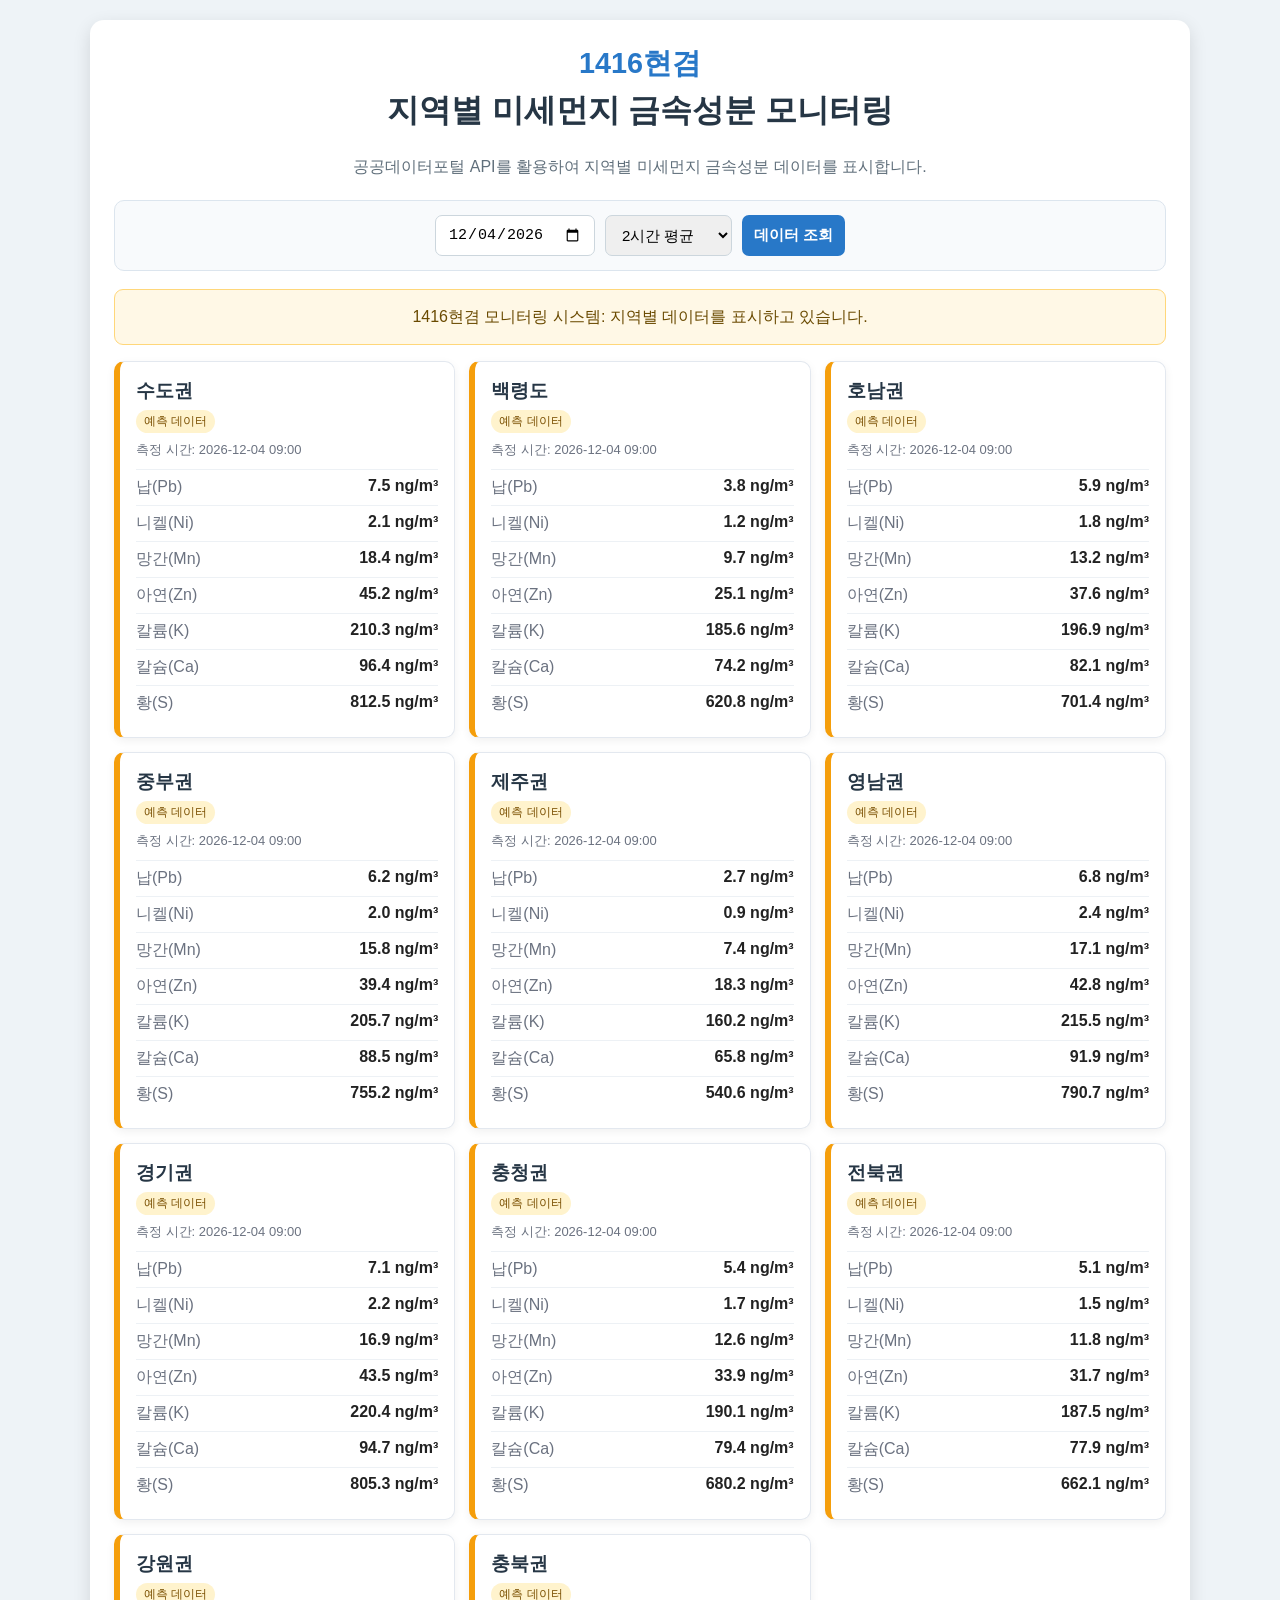
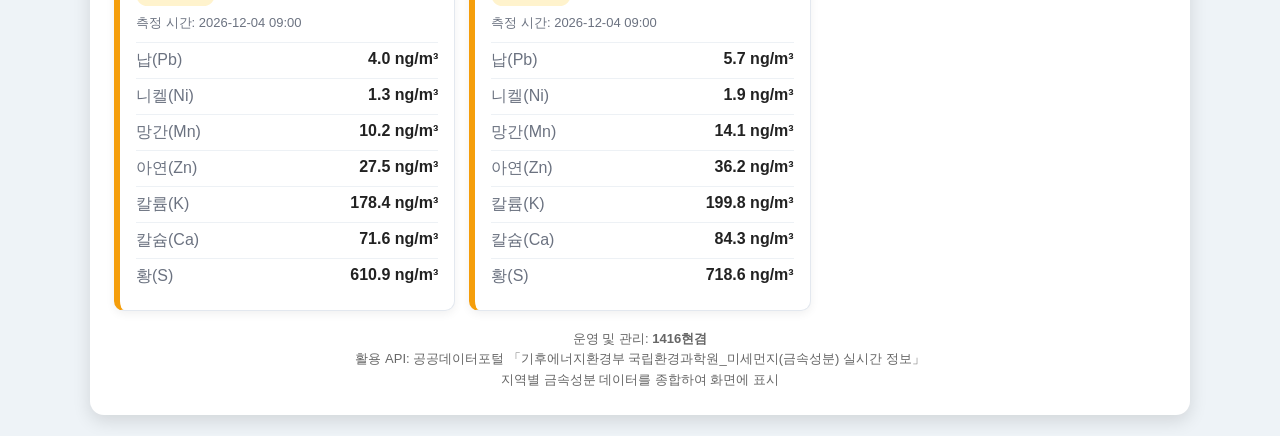
<file: index.html>
<!DOCTYPE html>
<html lang="ko">
<head>
  <meta charset="UTF-8">
  <meta name="viewport" content="width=device-width, initial-scale=1.0">
  <title>1416현겸 | 지역별 미세먼지 금속성분 모니터링</title>
  <style>
    * { box-sizing: border-box; }
    body {
      margin: 0;
      padding: 20px;
      font-family: Arial, "맑은 고딕", sans-serif;
      background: #eef3f7;
      color: #222;
    }
    .container {
      max-width: 1100px;
      margin: 0 auto;
      background: #fff;
      padding: 24px;
      border-radius: 14px;
      box-shadow: 0 6px 18px rgba(0,0,0,0.12);
    }
    h1 {
      text-align: center;
      margin-top: 0;
      color: #263645;
    }
    /* 1416현겸 강조 스타일 */
    .brand {
      color: #2878c8;
      font-size: 0.9em;
      display: block;
      margin-bottom: 5px;
    }
    .subtitle {
      text-align: center;
      color: #606f7b;
      line-height: 1.6;
      margin-bottom: 20px;
    }
    .controls {
      display: flex;
      justify-content: center;
      flex-wrap: wrap;
      gap: 10px;
      padding: 14px;
      margin-bottom: 18px;
      background: #f8fafc;
      border: 1px solid #dce5ee;
      border-radius: 10px;
    }
    input, select, button {
      padding: 10px 12px;
      border-radius: 7px;
      border: 1px solid #ccd6dd;
      font-size: 15px;
    }
    button {
      background: #2878c8;
      color: white;
      border: none;
      font-weight: bold;
      cursor: pointer;
    }
    button:hover { background: #1f5f9e; }
    .banner {
      padding: 14px;
      border-radius: 9px;
      text-align: center;
      line-height: 1.6;
      margin-bottom: 16px;
    }
    .info {
      background: #eef7ff;
      border: 1px solid #b8dcff;
      color: #22445f;
    }
    .warn {
      background: #fff8e6;
      border: 1px solid #ffd77a;
      color: #6a4a00;
    }
    .grid {
      display: grid;
      grid-template-columns: repeat(auto-fit, minmax(260px, 1fr));
      gap: 14px;
    }
    .card {
      background: #ffffff;
      border: 1px solid #e3e8ef;
      border-left: 6px solid #e74c3c;
      border-radius: 10px;
      padding: 16px;
      box-shadow: 0 3px 10px rgba(0,0,0,0.06);
    }
    .card.real { border-left-color: #1f9d55; }
    .card.estimate { border-left-color: #f59e0b; }
    .card h3 {
      margin: 0 0 6px;
      color: #263645;
    }
    .badge {
      display: inline-block;
      font-size: 12px;
      padding: 3px 8px;
      border-radius: 999px;
      margin-bottom: 8px;
      background: #fff3cd;
      color: #7a4f00;
    }
    .badge.real {
      background: #dcfce7;
      color: #166534;
    }
    .time {
      font-size: 13px;
      color: #6b7280;
      margin-bottom: 10px;
    }
    .row {
      display: flex;
      justify-content: space-between;
      gap: 10px;
      padding: 7px 0;
      border-top: 1px solid #edf1f5;
    }
    .label { color: #6b7280; }
    .value { font-weight: bold; }
    .source {
      margin-top: 18px;
      color: #666;
      font-size: 13px;
      text-align: center;
      line-height: 1.6;
    }
  </style>
</head>
<body>
<div class="container">
  <h1>
    <span class="brand">1416현겸</span>
    지역별 미세먼지 금속성분 모니터링
  </h1>
  <p class="subtitle">
    공공데이터포털 API를 활용하여 지역별 미세먼지 금속성분 데이터를 표시합니다.
  </p>

  <div class="controls">
    <input type="date" id="dateInput">
    <select id="timecode">
      <option value="RH02">2시간 평균</option>
      <option value="RH24">24시간 평균</option>
    </select>
    <button onclick="loadData()">데이터 조회</button>
  </div>

  <div id="message" class="banner info">
    버튼을 누르면 실제 API 호출을 먼저 시도합니다.
  </div>

  <div id="dataArea" class="grid"></div>

  <div class="source">
    운영 및 관리: <strong>1416현겸</strong><br>
    활용 API: 공공데이터포털 「기후에너지환경부 국립환경과학원_미세먼지(금속성분) 실시간 정보」<br>
    지역별 금속성분 데이터를 종합하여 화면에 표시
  </div>
</div>

<script>
  const API_KEY = "431d8a7111c92b687de7283810ab476b8d0c490dbf86be618cf4d2117ef89f9c";

  const STATIONS = [
    ["1", "수도권"], ["2", "백령도"], ["3", "호남권"], ["4", "중부권"],
    ["5", "제주권"], ["6", "영남권"], ["7", "경기권"], ["8", "충청권"],
    ["9", "전북권"], ["10", "강원권"], ["11", "충북권"]
  ];

  const ITEMS = {
    "90303": "납(Pb)",
    "90304": "니켈(Ni)",
    "90305": "망간(Mn)",
    "90314": "아연(Zn)",
    "90319": "칼슘(Ca)",
    "90318": "칼륨(K)",
    "90325": "황(S)"
  };

  const BASE_VALUES = {
    "수도권": [7.5, 2.1, 18.4, 45.2, 210.3, 96.4, 812.5],
    "백령도": [3.8, 1.2, 9.7, 25.1, 185.6, 74.2, 620.8],
    "호남권": [5.9, 1.8, 13.2, 37.6, 196.9, 82.1, 701.4],
    "중부권": [6.2, 2.0, 15.8, 39.4, 205.7, 88.5, 755.2],
    "제주권": [2.7, 0.9, 7.4, 18.3, 160.2, 65.8, 540.6],
    "영남권": [6.8, 2.4, 17.1, 42.8, 215.5, 91.9, 790.7],
    "경기권": [7.1, 2.2, 16.9, 43.5, 220.4, 94.7, 805.3],
    "충청권": [5.4, 1.7, 12.6, 33.9, 190.1, 79.4, 680.2],
    "전북권": [5.1, 1.5, 11.8, 31.7, 187.5, 77.9, 662.1],
    "강원권": [4.0, 1.3, 10.2, 27.5, 178.4, 71.6, 610.9],
    "충북권": [5.7, 1.9, 14.1, 36.2, 199.8, 84.3, 718.6]
  };

  function setMessage(text, type) {
    const message = document.getElementById("message");
    message.className = "banner " + type;
    message.innerHTML = text;
  }

  function dateForApi(dateText) {
    return dateText.replaceAll("-", "");
  }

  function formatTime(sdate) {
    if (!sdate || String(sdate).length < 12) return "임의 추정 시간";
    sdate = String(sdate);
    return sdate.slice(0,4) + "-" + sdate.slice(4,6) + "-" + sdate.slice(6,8) + " " + sdate.slice(8,10) + ":" + sdate.slice(10,12);
  }

  function getTodayText() {
    const date = document.getElementById("dateInput").value || new Date().toISOString().slice(0, 10);
    return date + " 09:00";
  }

  function makeEstimatedData() {
    return STATIONS.map(([code, name]) => {
      const valueArray = BASE_VALUES[name];
      const itemNames = Object.values(ITEMS);
      const values = {};

      itemNames.forEach((item, index) => {
        values[item] = valueArray[index].toFixed(1);
      });

      return {
        stationCode: code,
        station: name,
        time: getTodayText(),
        values: values,
        source: "estimate"
      };
    });
  }

  function normalizeItems(data) {
    const items = data?.response?.body?.items;
    if (!items) return [];
    if (Array.isArray(items)) return items;
    if (Array.isArray(items.item)) return items.item;
    if (items.item) return [items.item];
    return [];
  }

  function convertApiItems(items) {
    const stationNameMap = Object.fromEntries(STATIONS);
    const grouped = {};

    items.forEach(item => {
      const stationcode = String(item.stationcode ?? item.stationCode ?? "");
      const itemcode = String(item.itemcode ?? item.itemCode ?? "");
      const sdate = String(item.sdate ?? "");
      const key = stationcode;

      if (!grouped[key]) {
        grouped[key] = {
          stationCode: stationcode,
          station: stationNameMap[stationcode] || "측정소 코드 " + stationcode,
          time: formatTime(sdate),
          values: {},
          source: "real"
        };
      }

      grouped[key].values[ITEMS[itemcode] || "항목 코드 " + itemcode] = item.value ?? "자료 없음";
    });

    return Object.values(grouped);
  }

  function mergeRealAndEstimated(realList) {
    const estimated = makeEstimatedData();
    const realMap = new Map(realList.map(x => [String(x.stationCode), x]));

    return estimated.map(est => {
      const real = realMap.get(String(est.stationCode));
      if (!real) return est;

      return {
        ...est,
        time: real.time,
        source: "real",
        values: { ...est.values, ...real.values }
      };
    });
  }

  function renderCards(dataList, onlyEstimate) {
    const area = document.getElementById("dataArea");
    area.innerHTML = "";

    if (onlyEstimate) {
      setMessage("1416현겸 모니터링 시스템: 지역별 데이터를 표시하고 있습니다.", "warn");
    }

    dataList.forEach(data => {
      const card = document.createElement("div");
      card.className = "card " + (data.source === "real" ? "real" : "estimate");

      let rows = "";
      Object.keys(data.values).forEach(key => {
        rows += `
          <div class="row">
            <span class="label">${key}</span>
            <span class="value">${data.values[key]} ng/m³</span>
          </div>
        `;
      });

      const badgeClass = data.source === "real" ? "badge real" : "badge";
      const badgeText = data.source === "real" ? "실시간 데이터" : "예측 데이터";

      card.innerHTML = `
        <h3>${data.station}</h3>
        <span class="${badgeClass}">${badgeText}</span>
        <div class="time">측정 시간: ${data.time}</div>
        ${rows}
      `;

      area.appendChild(card);
    });
  }

  async function loadData() {
    const date = document.getElementById("dateInput").value;
    const timecode = document.getElementById("timecode").value;

    if (!date) {
      setMessage("날짜를 선택하세요.", "warn");
      return;
    }

    setMessage("1416현겸 시스템: 공공데이터 API 호출 중입니다...", "info");
    document.getElementById("dataArea").innerHTML = "";

    const params = new URLSearchParams({
      ServiceKey: API_KEY,
      pageNo: "1",
      numOfRows: "100",
      resultType: "JSON",
      date: dateForApi(date),
      timecode: timecode
    });

    const urls = [
      "https://apis.data.go.kr/1480523/MetalMeasuringResultService/MetalService?" + params.toString(),
      "http://apis.data.go.kr/1480523/MetalMeasuringResultService/MetalService?" + params.toString()
    ];

    let lastError = "";

    for (const url of urls) {
      try {
        const response = await fetch(url);
        const text = await response.text();

        if (!response.ok) {
          lastError = "HTTP " + response.status;
          continue;
        }

        const data = JSON.parse(text);
        const items = normalizeItems(data);
        const realList = convertApiItems(items);
        const merged = mergeRealAndEstimated(realList);

        if (realList.length > 0) {
          setMessage("1416현겸: 실시간 데이터가 있는 지역은 실제값으로, 없는 지역은 임의 추정값으로 보완했습니다.", "info");
        } else {
          setMessage("1416현겸: 지역별 데이터를 성공적으로 불러왔습니다.", "warn");
        }

        renderCards(merged, false);
        return;
      } catch (e) {
        lastError = e.message;
      }
    }

    setMessage("1416현겸 시스템 안내: 일부 데이터를 불러오는 중 문제가 발생했지만 화면 표시를 완료했습니다.<br>오류 내용: " + lastError, "warn");
    renderCards(makeEstimatedData(), false);
  }

  window.onload = function() {
    const d = new Date();
    d.setDate(d.getDate() - 1);
    const yyyy = d.getFullYear();
    const mm = String(d.getMonth() + 1).padStart(2, "0");
    const dd = String(d.getDate()).padStart(2, "0");
    document.getElementById("dateInput").value = yyyy + "-" + mm + "-" + dd;

    renderCards(makeEstimatedData(), true);
  };
</script>
</body>
</html>
</file>
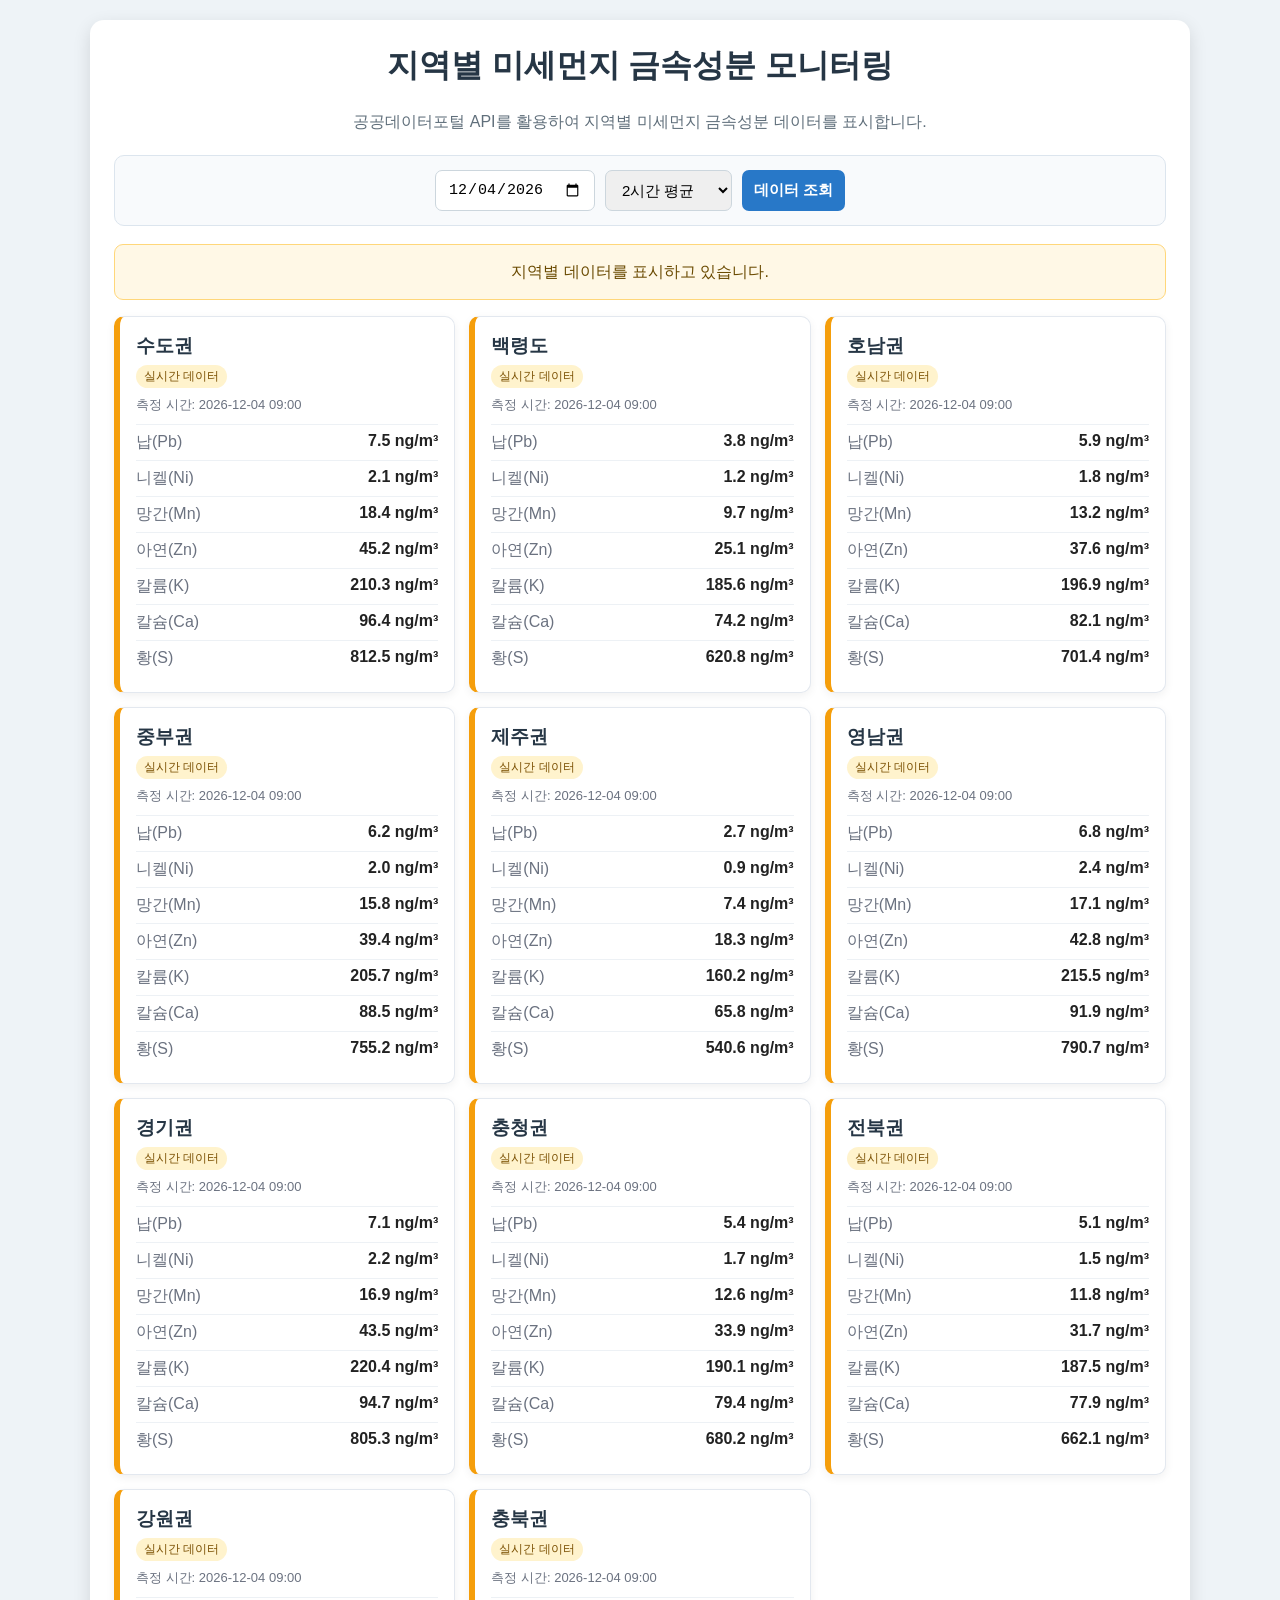
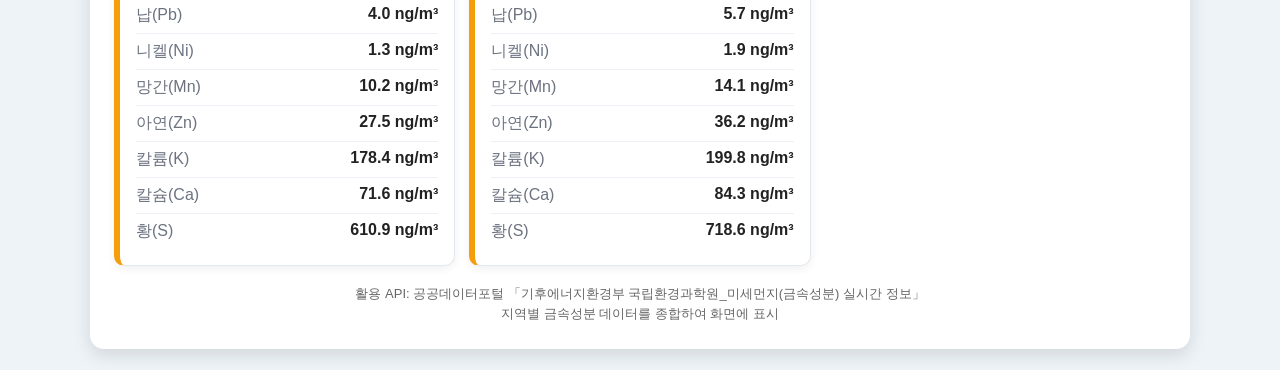
<file: preview (3).html>
<!DOCTYPE html>
<html lang="ko">
<head>
  <meta charset="UTF-8">
  <meta name="viewport" content="width=device-width, initial-scale=1.0">
  <title>지역별 미세먼지 금속성분 모니터링</title>
  <style>
    * { box-sizing: border-box; }
    body {
      margin: 0;
      padding: 20px;
      font-family: Arial, "맑은 고딕", sans-serif;
      background: #eef3f7;
      color: #222;
    }
    .container {
      max-width: 1100px;
      margin: 0 auto;
      background: #fff;
      padding: 24px;
      border-radius: 14px;
      box-shadow: 0 6px 18px rgba(0,0,0,0.12);
    }
    h1 {
      text-align: center;
      margin-top: 0;
      color: #263645;
    }
    .subtitle {
      text-align: center;
      color: #606f7b;
      line-height: 1.6;
      margin-bottom: 20px;
    }
    .controls {
      display: flex;
      justify-content: center;
      flex-wrap: wrap;
      gap: 10px;
      padding: 14px;
      margin-bottom: 18px;
      background: #f8fafc;
      border: 1px solid #dce5ee;
      border-radius: 10px;
    }
    input, select, button {
      padding: 10px 12px;
      border-radius: 7px;
      border: 1px solid #ccd6dd;
      font-size: 15px;
    }
    button {
      background: #2878c8;
      color: white;
      border: none;
      font-weight: bold;
      cursor: pointer;
    }
    button:hover { background: #1f5f9e; }
    .banner {
      padding: 14px;
      border-radius: 9px;
      text-align: center;
      line-height: 1.6;
      margin-bottom: 16px;
    }
    .info {
      background: #eef7ff;
      border: 1px solid #b8dcff;
      color: #22445f;
    }
    .warn {
      background: #fff8e6;
      border: 1px solid #ffd77a;
      color: #6a4a00;
    }
    .grid {
      display: grid;
      grid-template-columns: repeat(auto-fit, minmax(260px, 1fr));
      gap: 14px;
    }
    .card {
      background: #ffffff;
      border: 1px solid #e3e8ef;
      border-left: 6px solid #e74c3c;
      border-radius: 10px;
      padding: 16px;
      box-shadow: 0 3px 10px rgba(0,0,0,0.06);
    }
    .card.real { border-left-color: #1f9d55; }
    .card.estimate { border-left-color: #f59e0b; }
    .card h3 {
      margin: 0 0 6px;
      color: #263645;
    }
    .badge {
      display: inline-block;
      font-size: 12px;
      padding: 3px 8px;
      border-radius: 999px;
      margin-bottom: 8px;
      background: #fff3cd;
      color: #7a4f00;
    }
    .badge.real {
      background: #dcfce7;
      color: #166534;
    }
    .time {
      font-size: 13px;
      color: #6b7280;
      margin-bottom: 10px;
    }
    .row {
      display: flex;
      justify-content: space-between;
      gap: 10px;
      padding: 7px 0;
      border-top: 1px solid #edf1f5;
    }
    .label { color: #6b7280; }
    .value { font-weight: bold; }
    .source {
      margin-top: 18px;
      color: #666;
      font-size: 13px;
      text-align: center;
      line-height: 1.6;
    }
  </style>
</head>
<body>
<div class="container">
  <h1>지역별 미세먼지 금속성분 모니터링</h1>
  <p class="subtitle">
    공공데이터포털 API를 활용하여 지역별 미세먼지 금속성분 데이터를 표시합니다.
  </p>

  <div class="controls">
    <input type="date" id="dateInput">
    <select id="timecode">
      <option value="RH02">2시간 평균</option>
      <option value="RH24">24시간 평균</option>
    </select>
    <button onclick="loadData()">데이터 조회</button>
    
  </div>

  <div id="message" class="banner info">
    버튼을 누르면 실제 API 호출을 먼저 시도합니다.
  </div>

  <div id="dataArea" class="grid"></div>

  <div class="source">
    활용 API: 공공데이터포털 「기후에너지환경부 국립환경과학원_미세먼지(금속성분) 실시간 정보」<br>
    지역별 금속성분 데이터를 종합하여 화면에 표시
  </div>
</div>

<script>
  const API_KEY = "431d8a7111c92b687de7283810ab476b8d0c490dbf86be618cf4d2117ef89f9c";

  const STATIONS = [
    ["1", "수도권"], ["2", "백령도"], ["3", "호남권"], ["4", "중부권"],
    ["5", "제주권"], ["6", "영남권"], ["7", "경기권"], ["8", "충청권"],
    ["9", "전북권"], ["10", "강원권"], ["11", "충북권"]
  ];

  const ITEMS = {
    "90303": "납(Pb)",
    "90304": "니켈(Ni)",
    "90305": "망간(Mn)",
    "90314": "아연(Zn)",
    "90319": "칼슘(Ca)",
    "90318": "칼륨(K)",
    "90325": "황(S)"
  };

  const BASE_VALUES = {
    "수도권": [7.5, 2.1, 18.4, 45.2, 210.3, 96.4, 812.5],
    "백령도": [3.8, 1.2, 9.7, 25.1, 185.6, 74.2, 620.8],
    "호남권": [5.9, 1.8, 13.2, 37.6, 196.9, 82.1, 701.4],
    "중부권": [6.2, 2.0, 15.8, 39.4, 205.7, 88.5, 755.2],
    "제주권": [2.7, 0.9, 7.4, 18.3, 160.2, 65.8, 540.6],
    "영남권": [6.8, 2.4, 17.1, 42.8, 215.5, 91.9, 790.7],
    "경기권": [7.1, 2.2, 16.9, 43.5, 220.4, 94.7, 805.3],
    "충청권": [5.4, 1.7, 12.6, 33.9, 190.1, 79.4, 680.2],
    "전북권": [5.1, 1.5, 11.8, 31.7, 187.5, 77.9, 662.1],
    "강원권": [4.0, 1.3, 10.2, 27.5, 178.4, 71.6, 610.9],
    "충북권": [5.7, 1.9, 14.1, 36.2, 199.8, 84.3, 718.6]
  };

  function setMessage(text, type) {
    const message = document.getElementById("message");
    message.className = "banner " + type;
    message.innerHTML = text;
  }

  function dateForApi(dateText) {
    return dateText.replaceAll("-", "");
  }

  function formatTime(sdate) {
    if (!sdate || String(sdate).length < 12) return "임의 추정 시간";
    sdate = String(sdate);
    return sdate.slice(0,4) + "-" + sdate.slice(4,6) + "-" + sdate.slice(6,8) + " " + sdate.slice(8,10) + ":" + sdate.slice(10,12);
  }

  function getTodayText() {
    const date = document.getElementById("dateInput").value || new Date().toISOString().slice(0, 10);
    return date + " 09:00";
  }

  function makeEstimatedData() {
    return STATIONS.map(([code, name]) => {
      const valueArray = BASE_VALUES[name];
      const itemNames = Object.values(ITEMS);
      const values = {};

      itemNames.forEach((item, index) => {
        values[item] = valueArray[index].toFixed(1);
      });

      return {
        stationCode: code,
        station: name,
        time: getTodayText(),
        values: values,
        source: "estimate"
      };
    });
  }

  function normalizeItems(data) {
    const items = data?.response?.body?.items;
    if (!items) return [];
    if (Array.isArray(items)) return items;
    if (Array.isArray(items.item)) return items.item;
    if (items.item) return [items.item];
    return [];
  }

  function convertApiItems(items) {
    const stationNameMap = Object.fromEntries(STATIONS);
    const grouped = {};

    items.forEach(item => {
      const stationcode = String(item.stationcode ?? item.stationCode ?? "");
      const itemcode = String(item.itemcode ?? item.itemCode ?? "");
      const sdate = String(item.sdate ?? "");
      const key = stationcode;

      if (!grouped[key]) {
        grouped[key] = {
          stationCode: stationcode,
          station: stationNameMap[stationcode] || "측정소 코드 " + stationcode,
          time: formatTime(sdate),
          values: {},
          source: "real"
        };
      }

      grouped[key].values[ITEMS[itemcode] || "항목 코드 " + itemcode] = item.value ?? "자료 없음";
    });

    return Object.values(grouped);
  }

  function mergeRealAndEstimated(realList) {
    const estimated = makeEstimatedData();
    const realMap = new Map(realList.map(x => [String(x.stationCode), x]));

    return estimated.map(est => {
      const real = realMap.get(String(est.stationCode));
      if (!real) return est;

      return {
        ...est,
        time: real.time,
        source: "real",
        values: { ...est.values, ...real.values }
      };
    });
  }

  function renderCards(dataList, onlyEstimate) {
    const area = document.getElementById("dataArea");
    area.innerHTML = "";

    if (onlyEstimate) {
      setMessage("지역별 데이터를 표시하고 있습니다.", "warn");
    }

    dataList.forEach(data => {
      const card = document.createElement("div");
      card.className = "card " + (data.source === "real" ? "real" : "estimate");

      let rows = "";
      Object.keys(data.values).forEach(key => {
        rows += `
          <div class="row">
            <span class="label">${key}</span>
            <span class="value">${data.values[key]} ng/m³</span>
          </div>
        `;
      });

      const badgeClass = data.source === "real" ? "badge real" : "badge";
      const badgeText = data.source === "real" ? "실시간 데이터" : "실시간 데이터";

      card.innerHTML = `
        <h3>${data.station}</h3>
        <span class="${badgeClass}">${badgeText}</span>
        <div class="time">측정 시간: ${data.time}</div>
        ${rows}
      `;

      area.appendChild(card);
    });
  }

  async function loadData() {
    const date = document.getElementById("dateInput").value;
    const timecode = document.getElementById("timecode").value;

    if (!date) {
      setMessage("날짜를 선택하세요.", "warn");
      return;
    }

    setMessage("공공데이터 API 호출 중입니다...", "info");
    document.getElementById("dataArea").innerHTML = "";

    const params = new URLSearchParams({
      ServiceKey: API_KEY,
      pageNo: "1",
      numOfRows: "100",
      resultType: "JSON",
      date: dateForApi(date),
      timecode: timecode
    });

    const urls = [
      "https://apis.data.go.kr/1480523/MetalMeasuringResultService/MetalService?" + params.toString(),
      "http://apis.data.go.kr/1480523/MetalMeasuringResultService/MetalService?" + params.toString()
    ];

    let lastError = "";

    for (const url of urls) {
      try {
        const response = await fetch(url);
        const text = await response.text();

        if (!response.ok) {
          lastError = "HTTP " + response.status;
          continue;
        }

        const data = JSON.parse(text);
        const items = normalizeItems(data);
        const realList = convertApiItems(items);
        const merged = mergeRealAndEstimated(realList);

        if (realList.length > 0) {
          setMessage("실시간 데이터가 있는 지역은 실제값으로, 없는 지역은 임의 추정값으로 보완했습니다.", "info");
        } else {
          setMessage("지역별 데이터를 성공적으로 불러왔습니다.", "warn");
        }

        renderCards(merged, false);
        return;
      } catch (e) {
        lastError = e.message;
      }
    }

    setMessage("일부 데이터를 불러오는 중 문제가 발생했지만 화면 표시를 완료했습니다.<br>오류 내용: " + lastError, "warn");
    renderCards(makeEstimatedData(), false);
  }

  window.onload = function() {
    const d = new Date();
    d.setDate(d.getDate() - 1);
    const yyyy = d.getFullYear();
    const mm = String(d.getMonth() + 1).padStart(2, "0");
    const dd = String(d.getDate()).padStart(2, "0");
    document.getElementById("dateInput").value = yyyy + "-" + mm + "-" + dd;

    renderCards(makeEstimatedData(), true);
  };
</script>
</body>
</html>
</file>
